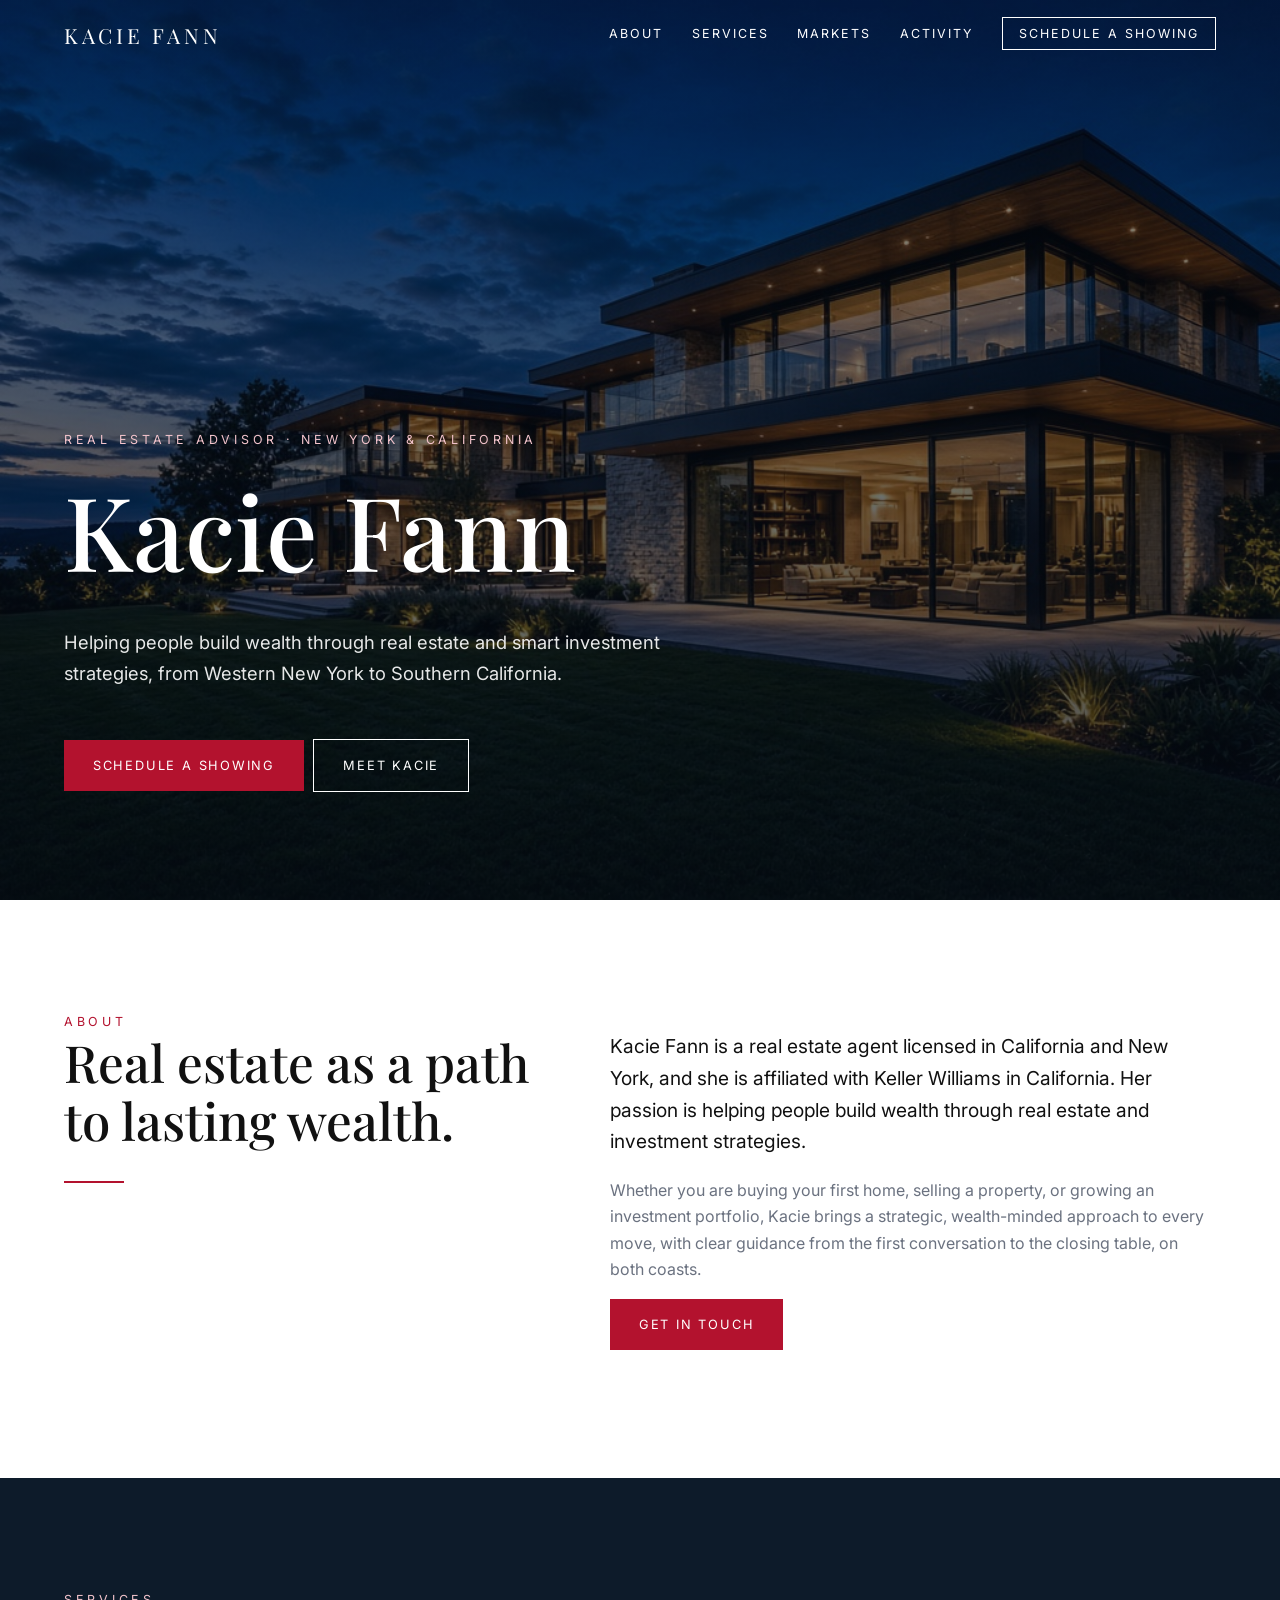
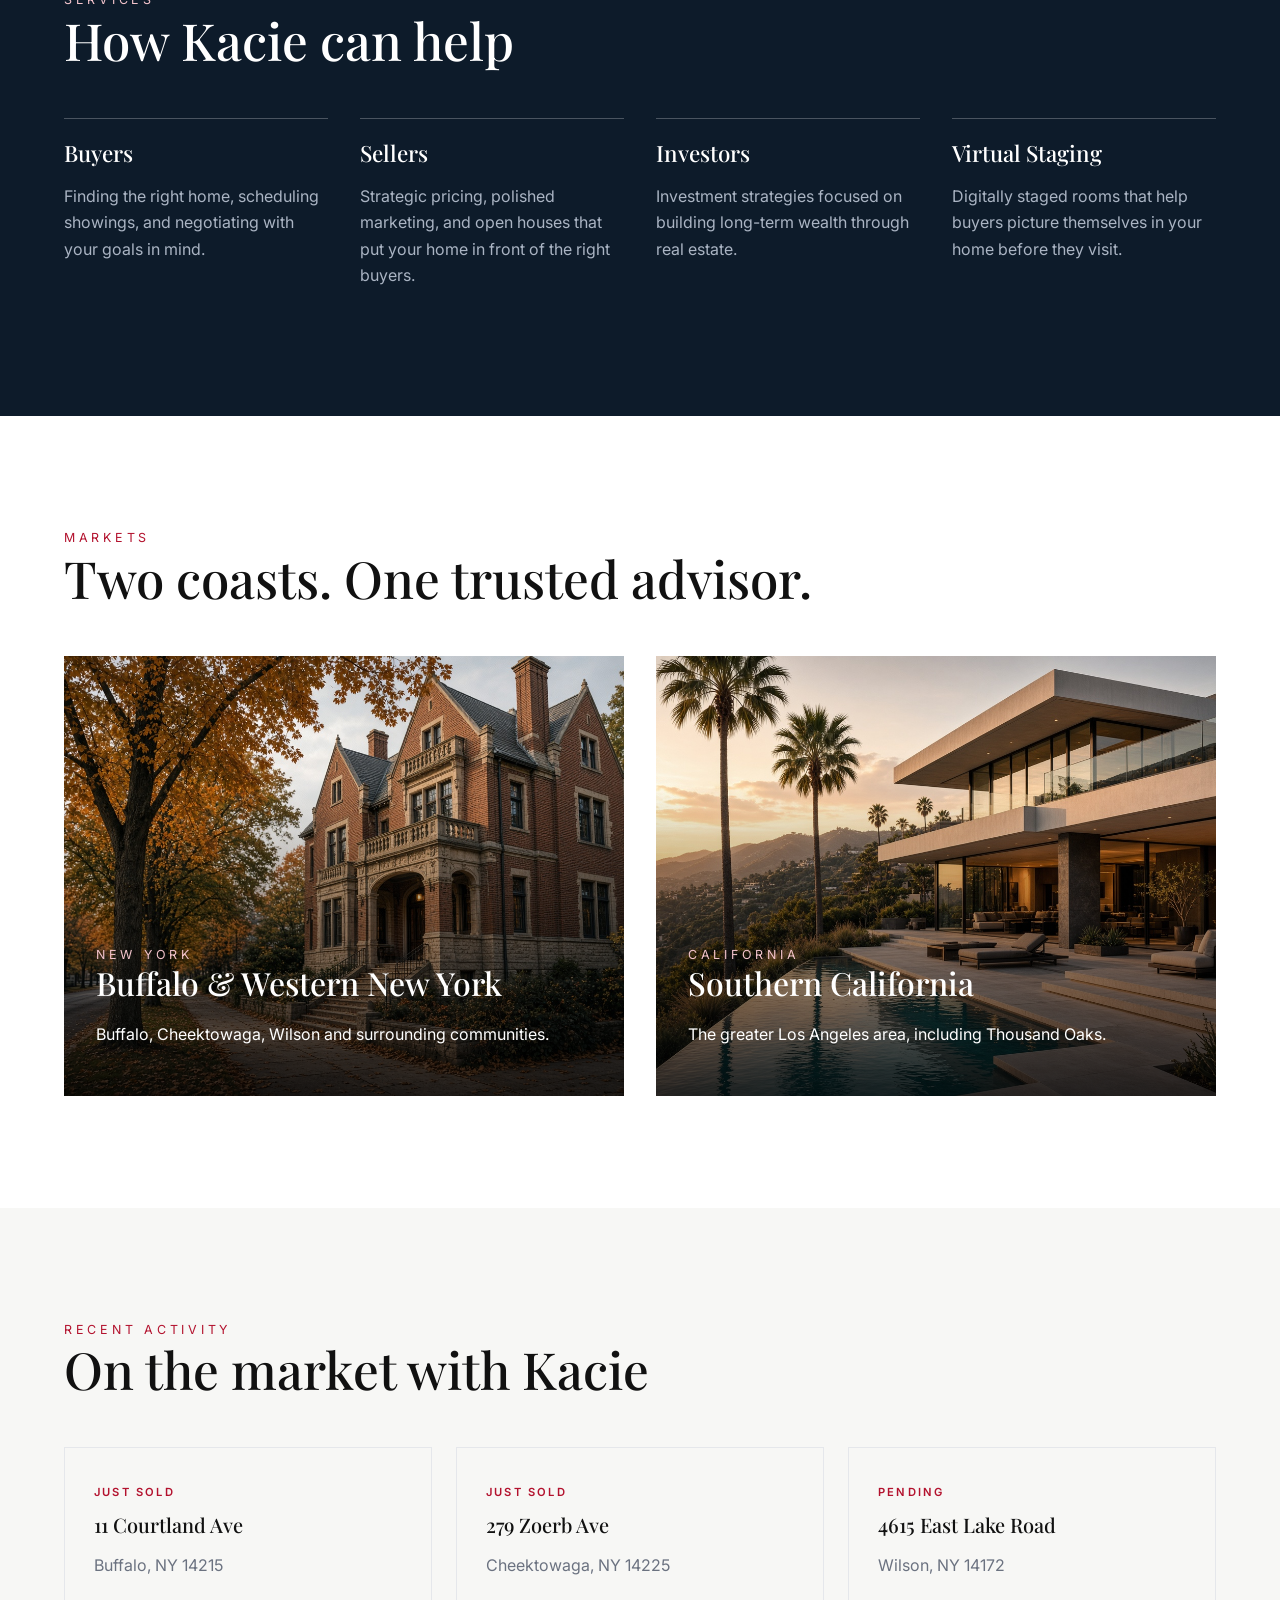
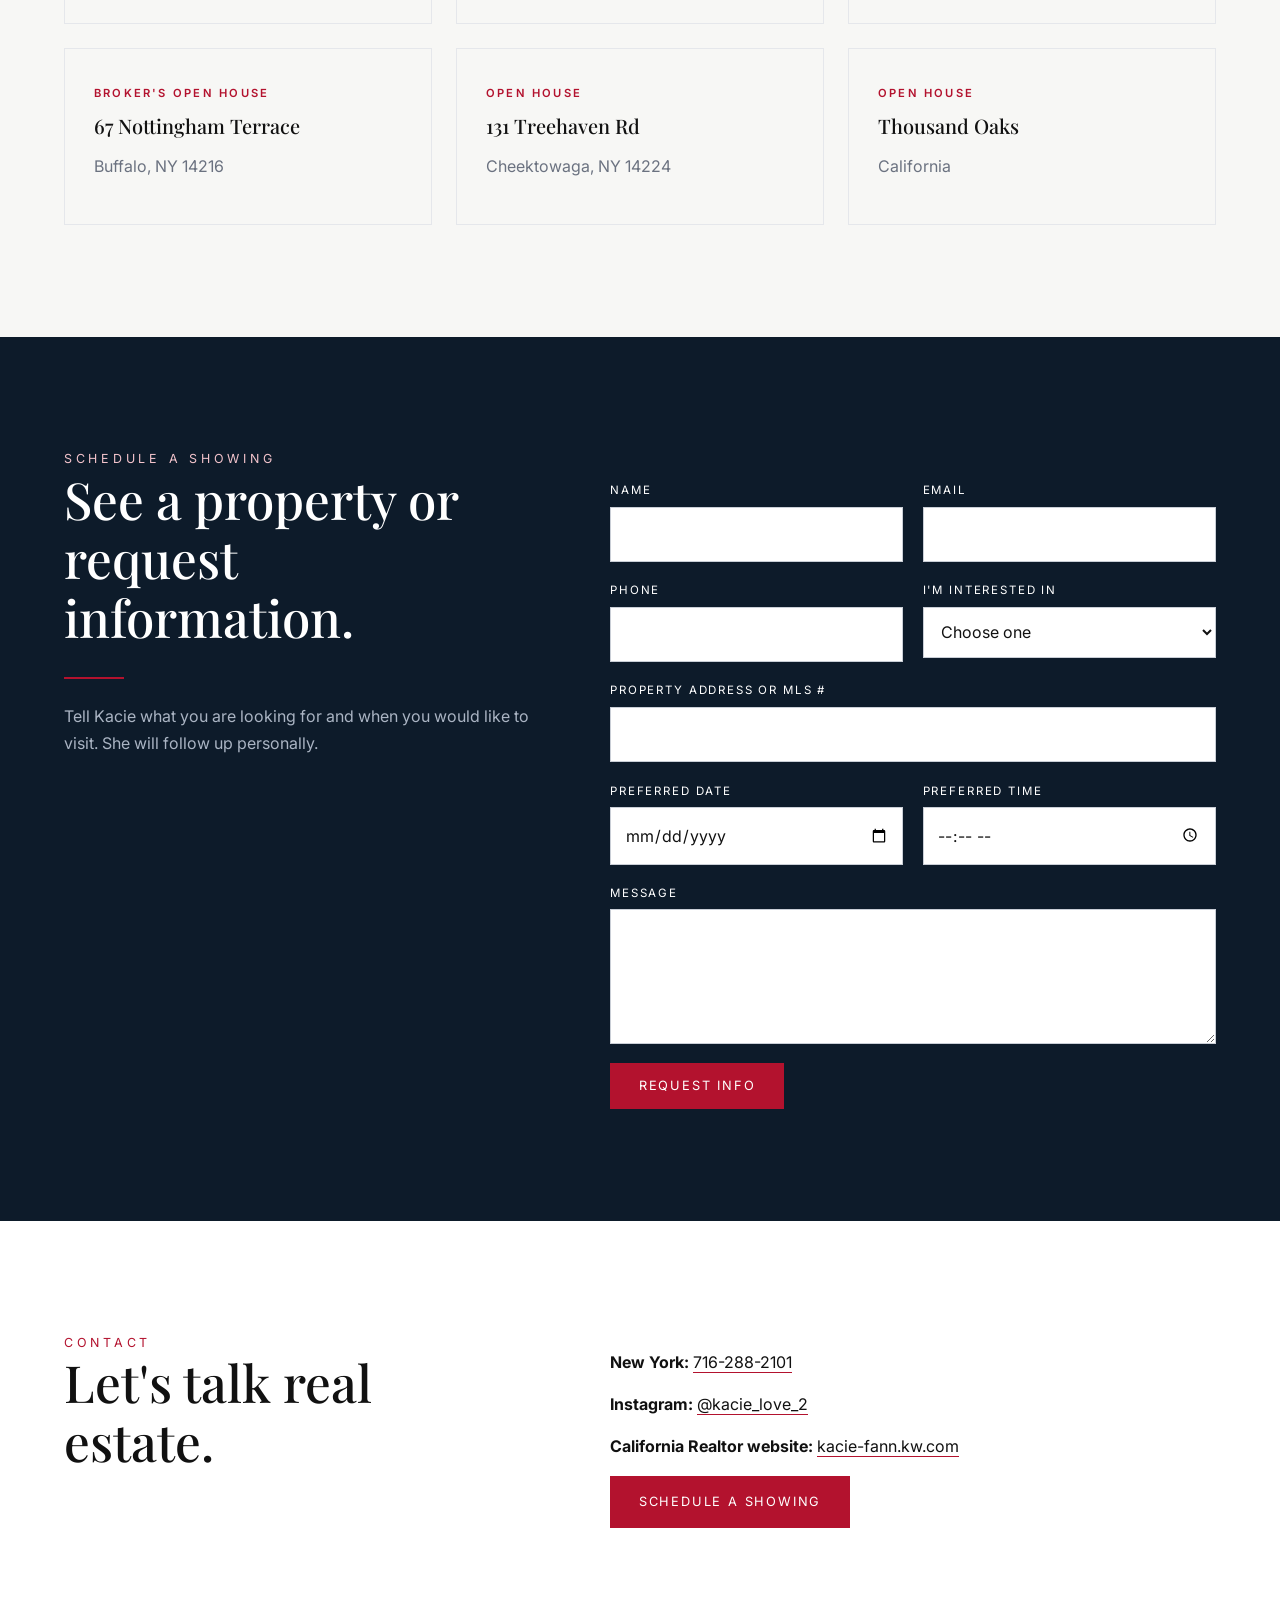
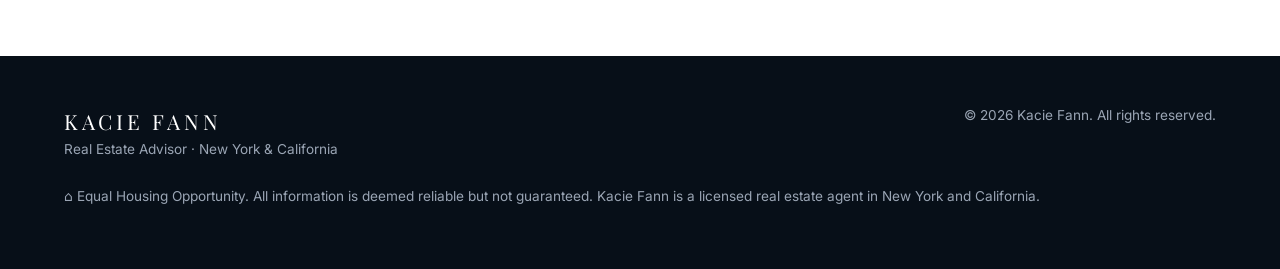
<file: index.html>
<!doctype html><html lang="en"><head><meta charset="utf-8"><meta name="viewport" content="width=device-width,initial-scale=1"><link rel="preconnect" href="https://fonts.googleapis.com"><link href="https://fonts.googleapis.com/css2?family=Inter:wght@300;400;600&family=Playfair+Display:wght@400;500&display=swap" rel="stylesheet"><link rel="stylesheet" href="style.css">
<title>Kacie Fann | Real Estate Advisor | New York &amp; California</title>
<meta name="description" content="Kacie Fann, real estate advisor serving Buffalo &amp; Western New York and Southern California. Buy, sell, and invest with a strategy built for wealth.">
</head><body>
<!-- FORM RECIPIENT (single config value): change FORM_EMAIL below when Kacie provides her email -->
<nav class="nav" id="nav" aria-label="Main"><a class="brand" href="#top">KACIE FANN</a><ul><li><a href="#about">About</a></li><li><a href="#services">Services</a></li><li><a href="#markets">Markets</a></li><li><a href="#activity">Activity</a></li><li><a class="cta" href="#showing">Schedule a Showing</a></li></ul></nav>
<header class="hero" id="top"><div class="eyebrow">Real Estate Advisor &middot; New York &amp; California</div><h1>Kacie Fann</h1><p>Helping people build wealth through real estate and smart investment strategies, from Western New York to Southern California.</p><div style="margin-top:2rem"><a class="btn" href="#showing">Schedule a Showing</a><a class="btn ghost" href="#about">Meet Kacie</a></div></header>
<main>
<section id="about"><div class="wrap split"><div><div class="eyebrow" style="color:var(--red)">About</div><h2>Real estate as a path to lasting wealth.</h2><div class="rule"></div></div><div><p style="font-size:1.2rem">Kacie Fann is a real estate agent licensed in California and New York, and she is affiliated with Keller Williams in California. Her passion is helping people build wealth through real estate and investment strategies.</p><p class="mute">Whether you are buying your first home, selling a property, or growing an investment portfolio, Kacie brings a strategic, wealth-minded approach to every move, with clear guidance from the first conversation to the closing table, on both coasts.</p><p><a class="btn" href="#contact">Get in Touch</a></p></div></div></section>
<section id="services" class="dark"><div class="wrap"><div class="eyebrow">Services</div><h2>How Kacie can help</h2><div class="grid4">
<div class="card"><h3>Buyers</h3><p class="mute">Finding the right home, scheduling showings, and negotiating with your goals in mind.</p></div>
<div class="card"><h3>Sellers</h3><p class="mute">Strategic pricing, polished marketing, and open houses that put your home in front of the right buyers.</p></div>
<div class="card"><h3>Investors</h3><p class="mute">Investment strategies focused on building long-term wealth through real estate.</p></div>
<div class="card"><h3>Virtual Staging</h3><p class="mute">Digitally staged rooms that help buyers picture themselves in your home before they visit.</p></div>
</div></div></section>
<section id="markets"><div class="wrap"><div class="eyebrow" style="color:var(--red)">Markets</div><h2>Two coasts. One trusted advisor.</h2><div class="markets">
<div class="market" style="background-image:url(assets/ny.jpg)"><div><div class="eyebrow">New York</div><h3 style="font-size:2rem">Buffalo &amp; Western New York</h3><p>Buffalo, Cheektowaga, Wilson and surrounding communities.</p></div></div>
<div class="market" style="background-image:url(assets/ca.jpg)"><div><div class="eyebrow">California</div><h3 style="font-size:2rem">Southern California</h3><p>The greater Los Angeles area, including Thousand Oaks.</p></div></div>
</div></div></section>
<section id="activity" style="background:#f7f7f5"><div class="wrap"><div class="eyebrow" style="color:var(--red)">Recent Activity</div><h2>On the market with Kacie</h2><div class="acts">
<div class="act"><span class="tag">Just Sold</span><h3>11 Courtland Ave</h3><p class="mute">Buffalo, NY 14215</p></div>
<div class="act"><span class="tag">Just Sold</span><h3>279 Zoerb Ave</h3><p class="mute">Cheektowaga, NY 14225</p></div>
<div class="act"><span class="tag">Pending</span><h3>4615 East Lake Road</h3><p class="mute">Wilson, NY 14172</p></div>
<div class="act"><span class="tag">Broker's Open House</span><h3>67 Nottingham Terrace</h3><p class="mute">Buffalo, NY 14216</p></div>
<div class="act"><span class="tag">Open House</span><h3>131 Treehaven Rd</h3><p class="mute">Cheektowaga, NY 14224</p></div>
<div class="act"><span class="tag">Open House</span><h3>Thousand Oaks</h3><p class="mute">California</p></div>
</div></div></section>
<section id="showing" class="dark"><div class="wrap split"><div><div class="eyebrow">Schedule a Showing</div><h2>See a property or request information.</h2><div class="rule"></div><p class="mute">Tell Kacie what you are looking for and when you would like to visit. She will follow up personally.</p></div>
<form id="lead" action="#" method="POST">
<input type="hidden" name="_subject" value="New showing / info request - Kacie Fann website"><input type="hidden" name="_template" value="table"><input type="hidden" name="_captcha" value="false"><input type="hidden" name="_next" value="https://heathersc3-lgtm.github.io/kacie-fann-realty/thanks.html"><input type="text" name="_honey" class="hp" tabindex="-1" autocomplete="off" aria-hidden="true">
<label>Name<input name="name" required autocomplete="name"></label>
<label>Email<input name="email" type="email" required autocomplete="email"></label>
<label>Phone<input name="phone" type="tel" autocomplete="tel"></label>
<label>I'm interested in<select name="interest" required><option value="">Choose one</option><option>Buying</option><option>Selling</option><option>Investing</option><option>Seeing a specific property</option></select></label>
<label class="full">Property address or MLS #<input name="property"></label>
<label>Preferred date<input name="preferred_date" type="date"></label>
<label>Preferred time<input name="preferred_time" type="time"></label>
<label class="full">Message<textarea name="message" rows="4"></textarea></label>
<div class="full"><button class="btn" type="submit">Request Info</button></div>
</form></div></section>
<section id="contact" class="contact"><div class="wrap split"><div><div class="eyebrow" style="color:var(--red)">Contact</div><h2>Let's talk real estate.</h2></div><div>
<p><strong>New York:</strong> <a href="tel:+17162882101">716-288-2101</a></p>
<p><strong>Instagram:</strong> <a href="https://www.instagram.com/kacie_love_2/" target="_blank" rel="noopener">@kacie_love_2</a></p>
<p><strong>California Realtor website:</strong> <a href="https://kacie-fann.kw.com" target="_blank" rel="noopener">kacie-fann.kw.com</a></p>
<p><a class="btn" href="#showing">Schedule a Showing</a></p></div></div></section>
</main>
<footer><div class="row"><div><span class="brand" style="color:#fff">KACIE FANN</span><br>Real Estate Advisor &middot; New York &amp; California</div><div>&copy; 2026 Kacie Fann. All rights reserved.</div></div><p style="margin-top:1.5rem">&#8962; Equal Housing Opportunity. All information is deemed reliable but not guaranteed. Kacie Fann is a licensed real estate agent in New York and California.</p></footer>
<script>
const FORM_EMAIL="heathersc3@gmail.com"; // TEMPORARY: swap for Kacie's email
document.getElementById('lead').action="https://formsubmit.co/"+FORM_EMAIL;
const n=document.getElementById('nav');addEventListener('scroll',()=>n.classList.toggle('solid',scrollY>60));
</script>
</body></html>
</file>
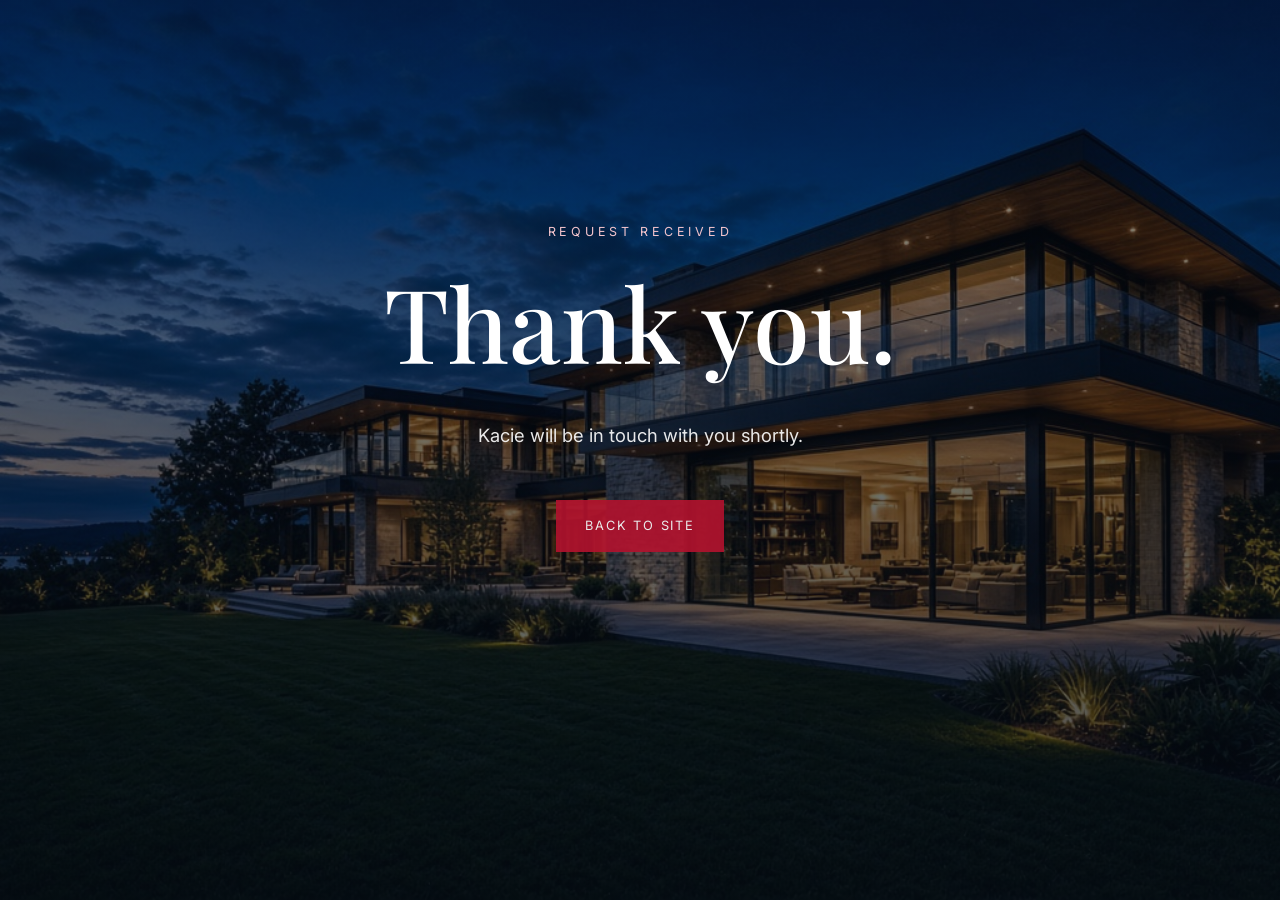
<file: thanks.html>
<!doctype html><html lang="en"><head><meta charset="utf-8"><meta name="viewport" content="width=device-width,initial-scale=1"><link rel="preconnect" href="https://fonts.googleapis.com"><link href="https://fonts.googleapis.com/css2?family=Inter:wght@300;400;600&family=Playfair+Display:wght@400;500&display=swap" rel="stylesheet"><link rel="stylesheet" href="style.css"><title>Thank you | Kacie Fann</title></head><body><header class="hero" style="justify-content:center;text-align:center;align-items:center"><div class="eyebrow">Request received</div><h1>Thank you.</h1><p>Kacie will be in touch with you shortly.</p><p style="margin-top:2rem"><a class="btn" href="./">Back to site</a></p></header></body></html>
</file>
<file: style.css>
:root{--navy:#0d1b2a;--ink:#111;--red:#b3122e;--mute:#6b7280;--line:#e5e7eb}
*{box-sizing:border-box}html{scroll-behavior:smooth}body{margin:0;font-family:"Inter",system-ui,sans-serif;color:var(--ink);line-height:1.65}
h1,h2,h3{font-family:"Playfair Display",Georgia,serif;font-weight:500;line-height:1.15;margin:0 0 .6em}
a{color:inherit}img{max-width:100%;display:block}
.nav{position:fixed;top:0;left:0;right:0;z-index:10;display:flex;justify-content:space-between;align-items:center;padding:1.1rem 5vw;color:#fff;transition:.3s}
.nav.solid{background:var(--navy);padding:.7rem 5vw}
.brand{white-space:nowrap;font-family:"Playfair Display",serif;font-size:1.3rem;letter-spacing:.18em;text-decoration:none}
.nav ul{list-style:none;display:flex;gap:1.8rem;margin:0;padding:0;font-size:.78rem;letter-spacing:.16em;text-transform:uppercase}
.nav ul a{text-decoration:none}.nav .cta{border:1px solid #fff;padding:.5rem 1rem;white-space:nowrap}@media(max-width:520px){.brand{font-size:1rem}.nav ul{font-size:.62rem;letter-spacing:.1em}}
.hero{height:100vh;min-height:560px;max-height:1000px;background:linear-gradient(rgba(5,12,22,.45),rgba(5,12,22,.7)),url(assets/hero.jpg) center/cover;color:#fff;display:flex;flex-direction:column;justify-content:flex-end;padding:0 5vw 12vh}
.eyebrow{font-size:.78rem;letter-spacing:.3em;text-transform:uppercase;color:#f3c4cc}
.hero h1{font-size:clamp(2.8rem,8vw,6.5rem);margin:.2em 0}
.hero p{font-size:1.15rem;max-width:40rem;opacity:.9}
.btn{display:inline-block;background:var(--red);color:#fff;text-decoration:none;padding:.95rem 1.8rem;letter-spacing:.14em;text-transform:uppercase;font-size:.8rem;border:0;cursor:pointer;font-family:inherit}
.btn.ghost{background:transparent;border:1px solid #fff;margin-left:.6rem}
section{padding:7rem 5vw}.wrap{max-width:1180px;margin:0 auto}
.split{display:grid;grid-template-columns:1fr 1.3fr;gap:5rem;align-items:start}
h2{font-size:clamp(2rem,4vw,3.2rem)}.rule{width:60px;height:2px;background:var(--red);margin:0 0 1.5rem}
.dark{background:var(--navy);color:#fff}.dark .mute{color:#aab4c3}.mute{color:var(--mute)}
.grid4{display:grid;grid-template-columns:repeat(4,1fr);gap:2rem;margin-top:3rem}
.card{border-top:1px solid rgba(255,255,255,.25);padding-top:1.4rem}.card h3{font-size:1.4rem}
.markets{display:grid;grid-template-columns:1fr 1fr;gap:2rem;margin-top:3rem}
.market{position:relative;color:#fff;min-height:440px;display:flex;align-items:flex-end;padding:2rem;background-size:cover;background-position:center}
.market::before{content:"";position:absolute;inset:0;background:linear-gradient(transparent 30%,rgba(0,0,0,.75))}.market>*{position:relative}
.acts{display:grid;grid-template-columns:repeat(3,1fr);gap:1.5rem;margin-top:3rem}
.act{border:1px solid var(--line);padding:1.8rem}.tag{font-size:.7rem;letter-spacing:.2em;text-transform:uppercase;color:var(--red);font-weight:600}
.act h3{font-size:1.25rem;margin:.6rem 0 .3rem}
form{display:grid;grid-template-columns:1fr 1fr;gap:1.2rem;margin-top:2rem}
label{font-size:.72rem;letter-spacing:.16em;text-transform:uppercase;display:flex;flex-direction:column;gap:.4rem}
input,select,textarea{font:inherit;font-size:1rem;padding:.85rem;border:1px solid #c9ced6;border-radius:0;background:#fff;color:var(--ink);text-transform:none;letter-spacing:0}
.full{grid-column:1/-1}.hp{display:none}
.contact a{text-decoration:none;border-bottom:1px solid var(--red)}
footer{background:#070f18;color:#9aa5b4;padding:3rem 5vw;font-size:.85rem}
footer .row{display:flex;justify-content:space-between;flex-wrap:wrap;gap:1rem}
@media(max-width:900px){.nav ul li:not(:last-child){display:none}.split,.markets,form{grid-template-columns:1fr}.grid4{grid-template-columns:1fr 1fr}.acts{grid-template-columns:1fr}section{padding:4.5rem 6vw}.btn.ghost{margin:.8rem 0 0}}
@media(max-width:520px){.grid4{grid-template-columns:1fr}}
</file>
